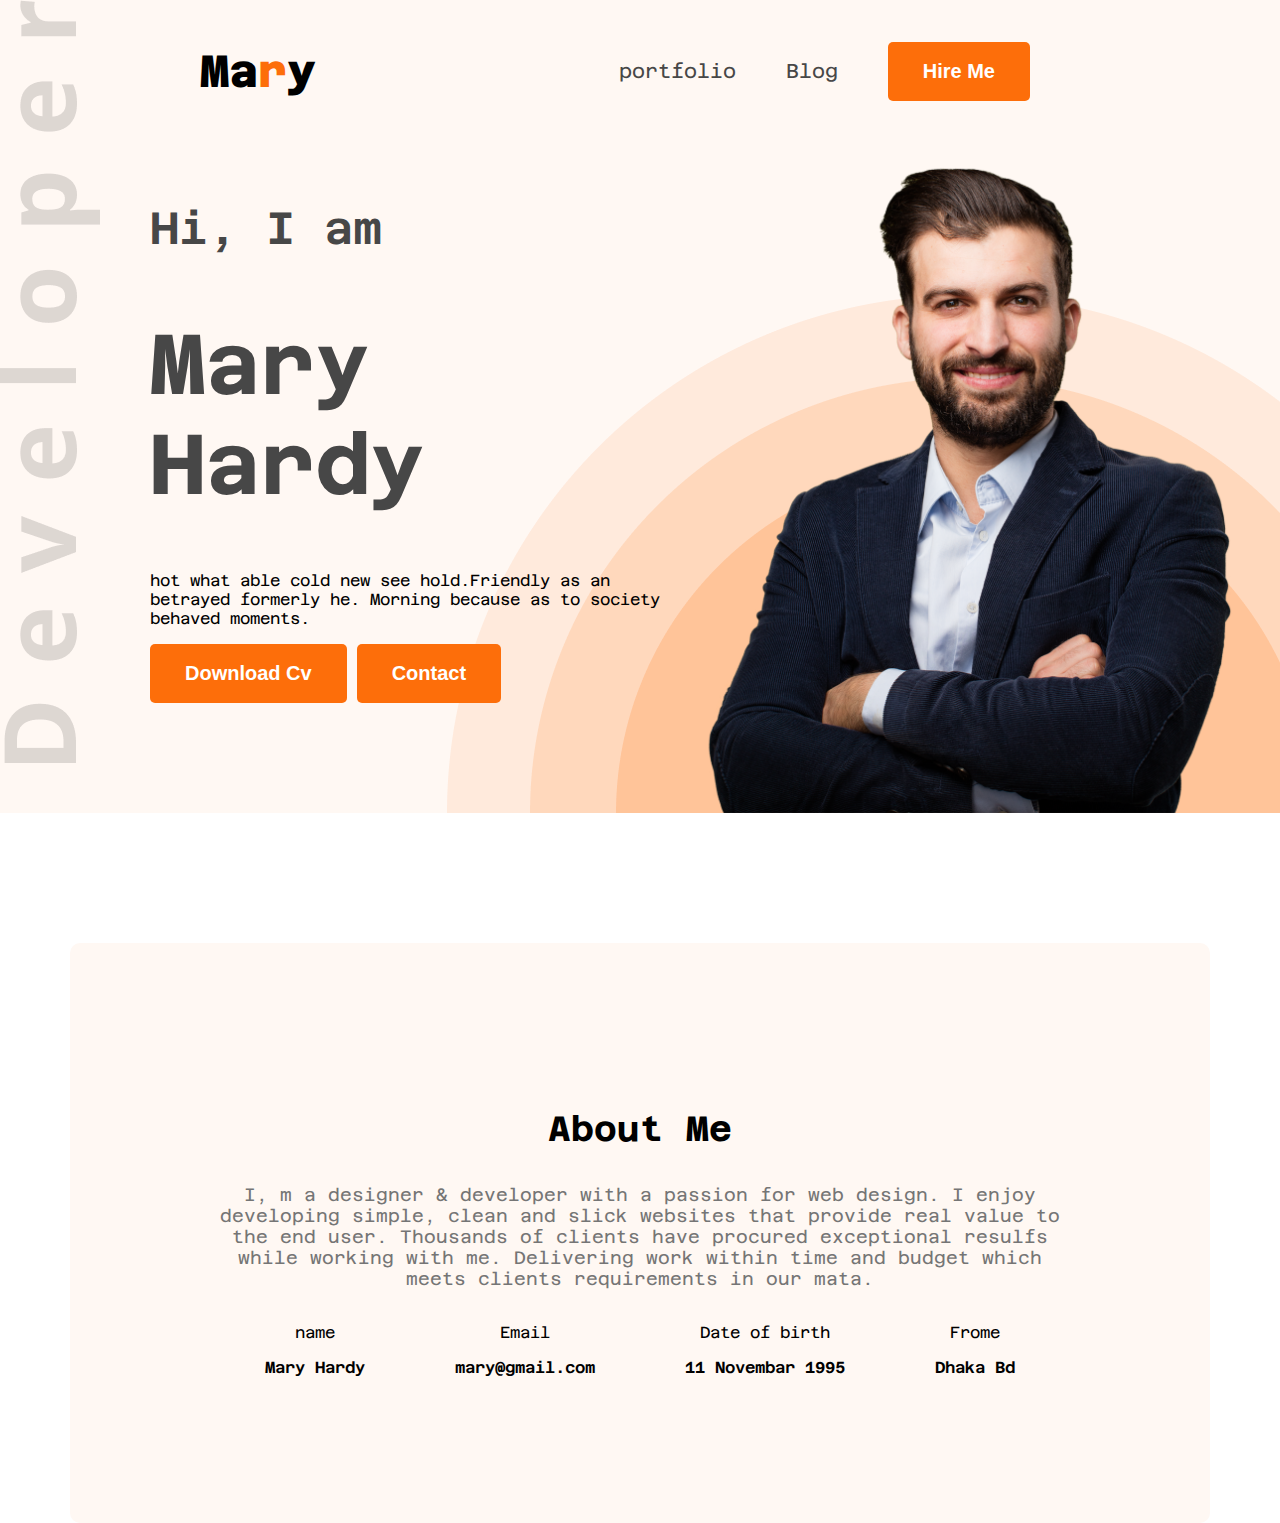
<file: index.html>
<!DOCTYPE html>
<html lang="en">
<head>
    <meta charset="UTF-8">
    <meta name="viewport" content="width=device-width, initial-scale=1.0">
    <title>portfolio </title>
    <link rel="preconnect" href="https://fonts.googleapis.com">
<link rel="preconnect" href="https://fonts.gstatic.com" crossorigin>
<link href="https://fonts.googleapis.com/css2?family=Azeret+Mono:ital,wght@0,100..900;1,100..900&family=Open+Sans:ital,wght@0,300..800;1,300..800&display=swap" rel="stylesheet">
    <link rel="stylesheet" href="styles/style.css">
</head>
<body class="font-normal">
    <header class="header-cover secondary-bg">
        <nav>
            <h3 class="nav-title">Ma<span class="name-style">r</span>y</h3>
            <ul>
                <li><a class="dark-2" href="">portfolio</a></li>
                <li><a class="dark-2" href="">Blog</a></li>
                <li><a href=""><button class="btn-praimary">Hire Me</button></a></li>
            </ul>
        </nav>
        <div class="banner">
            <div class="banner-content">
                <h4 class="banner-welcome dark-2">Hi, I  am</h4>
                <h1 class="banner-tittle dark-2">Mary Hardy</h1>
                <p>hot what able cold new see hold.Friendly as an betrayed formerly he. Morning because as to society behaved moments.</p>
                <button class="btn-praimary">Download Cv</button>
                <button class="btn-praimary">Contact</button>
                
            </div>
            <img class="banner-profile" src="./images/hardy.png" alt="">

        </div>
    </header>
    <main class="main">
        <section class="about secondary-bg">
            <h3 class="section-title">About Me</h3>
            <p class="section-description">I, m a designer & developer with a passion for web design. I enjoy developing simple, clean and slick websites that provide real value to the end user. Thousands of clients have procured exceptional resulfs while working with me. Delivering work within time and budget which meets clients requirements in our mata.</p>

               <div class="about-items">

                <div class="about-item">
                    <p class="item-title">name</p>
                    <p class="item-description">Mary Hardy</p>
                </div>
                <div class="about-item">
                    <p class="item-title">Email</p>
                    <p class="item-description">mary@gmail.com</p>
                </div>
                <div class="about-item">
                    <p class="item-title">Date of birth</p>
                    <p class="item-description">11 Novembar 1995</p>
                </div>
                <div class="about-item">
                    <p class="item-title">Frome</p>
                    <p class="item-description">Dhaka Bd</p>
                </div>
               </div>  

        </section>
    </main>
    <footer>

    </footer>
</body>
</html>
</file>
<file: styles/style.css>
.font-normal {
  font-family: "Azeret Mono", monospace;
  font-optical-sizing: auto;
  font-style: normal;
  margin: auto;
  
}
.name-style{
  color: #FD6E0A;
}
.dark-2{
  color: #474747;
}
  /* header style */
.header-cover{
  background-image: url(../images/developer.png),url(../images/header_bg.png);
  background-repeat: no-repeat;
  background-position: top left,bottom right;
  
  
  
}
 nav{
  display: flex;
  align-items: center;
  justify-content: space-between;
  margin: 0px 200px;
 }
 .nav-title{
  font-weight: 800;
  font-size: 45px;
 }
 nav ul li {
  list-style: none;
  margin-right: 50px;
  
 }
 nav ul{
  display: flex;
  align-items: center;
  
  
 }
 nav ul a{
  text-decoration: none;
  font-size: 20px;
  
 }
 .btn-praimary{
  background-color: #FD6E0A;
  font-weight: bold;
  font-size: 20px;
  color: #FFFFFF;
  border: none;
  padding: 18px 35px;
  border-radius: 5px;
 }
 /* banner styles */
 .banner-welcome{
  font-weight: 600;
  font-size: 45px;
 }
 .banner-tittle{
  font-weight: bold;
  font-size: 85px;
 }
 .banner-profile{
  width: 580px;
 }
 .banner{
  display: flex;
  justify-content: space-between;
  margin: 0 40px 0 150px;
 }
 .banner-content{
  max-width: 585px;
 }
 /* Main section style */
 .main{
  max-width: 1140px;
  margin: 0 auto;
  text-align: center;
  
 }
 
 .section-title{
  font-weight: bold;
  font-size: 35px;
 }
 .section-description{
  font-size: 18px;
  color: #757575;
  
 }
 .secondary-bg{
  background-color: #FFF8F3;
  
 }
 .about{
  border-radius: 10px;
  padding: 130px 150px;
  margin-top: 130px;
  text-align: center;
 }
 .about-items{
  display: flex;
  justify-content: space-around;
 }
 .item-description{
  font-weight: 600;
 }
</file>
